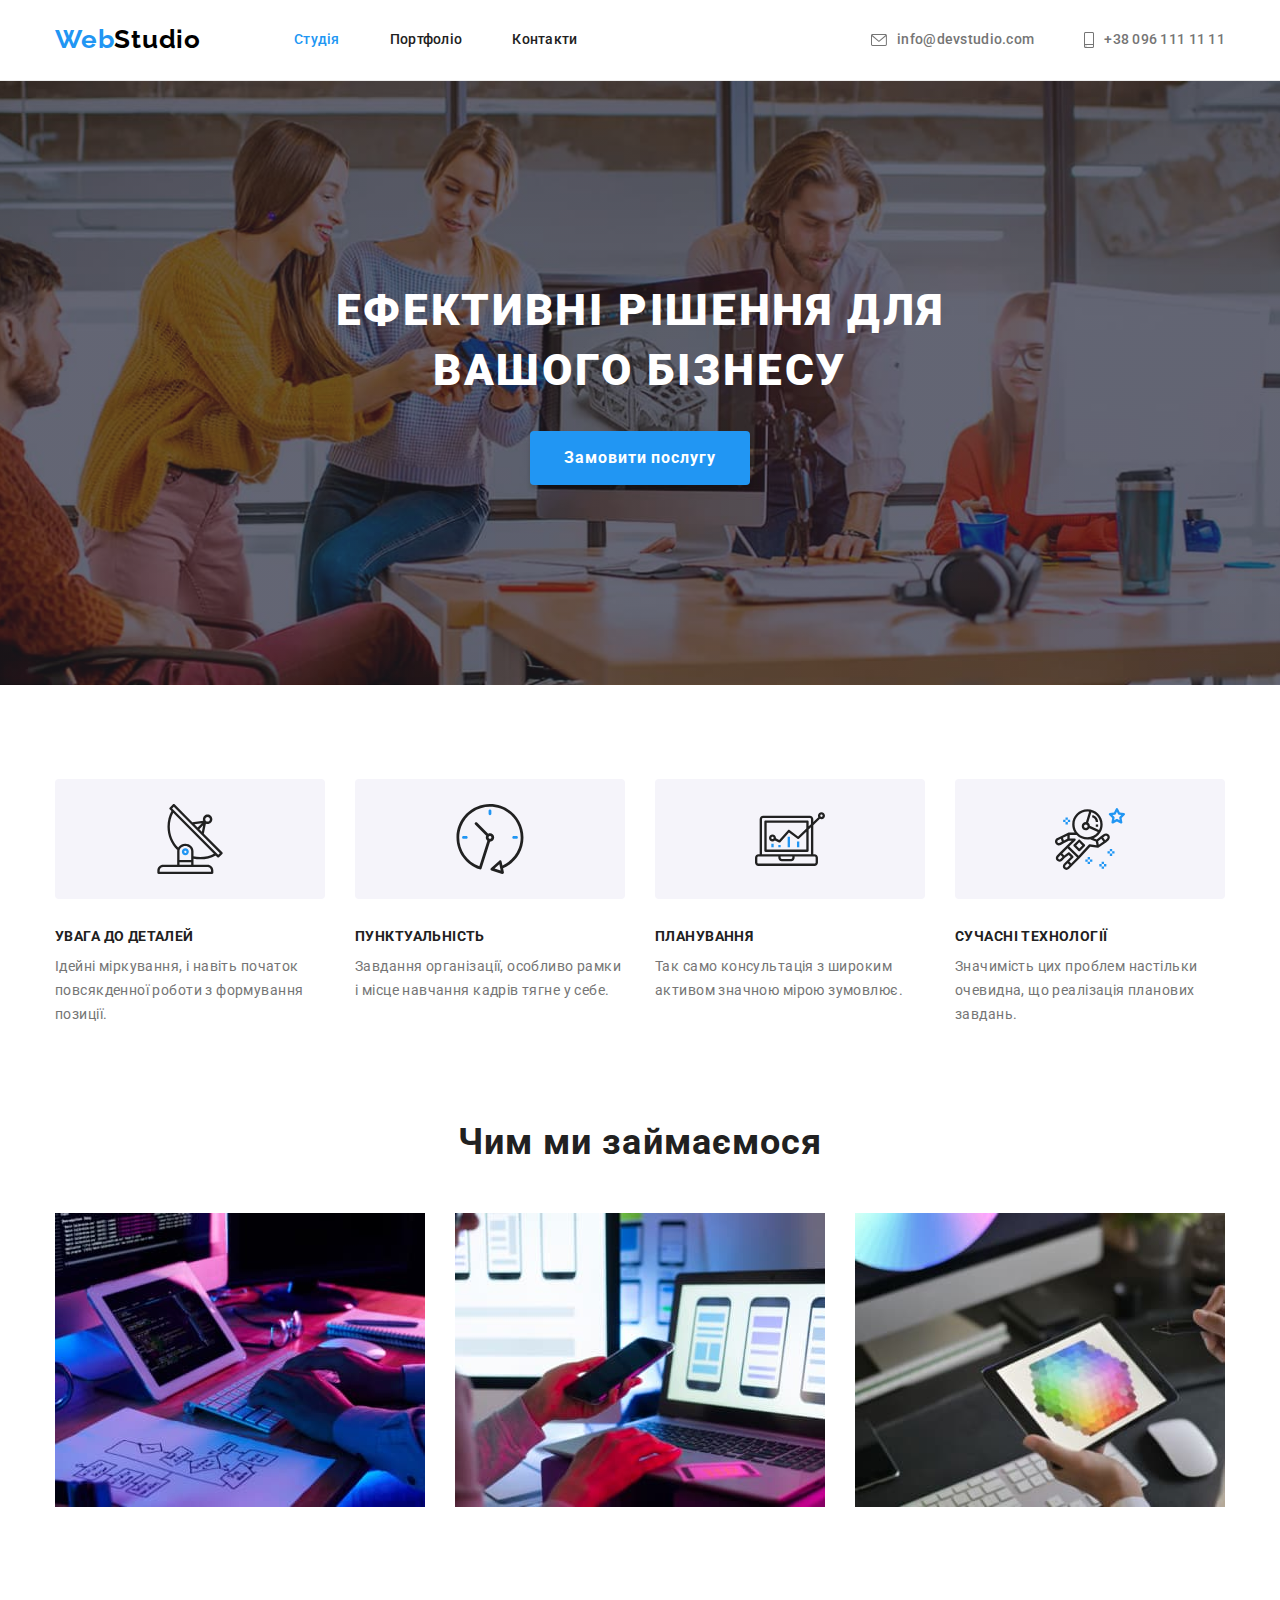
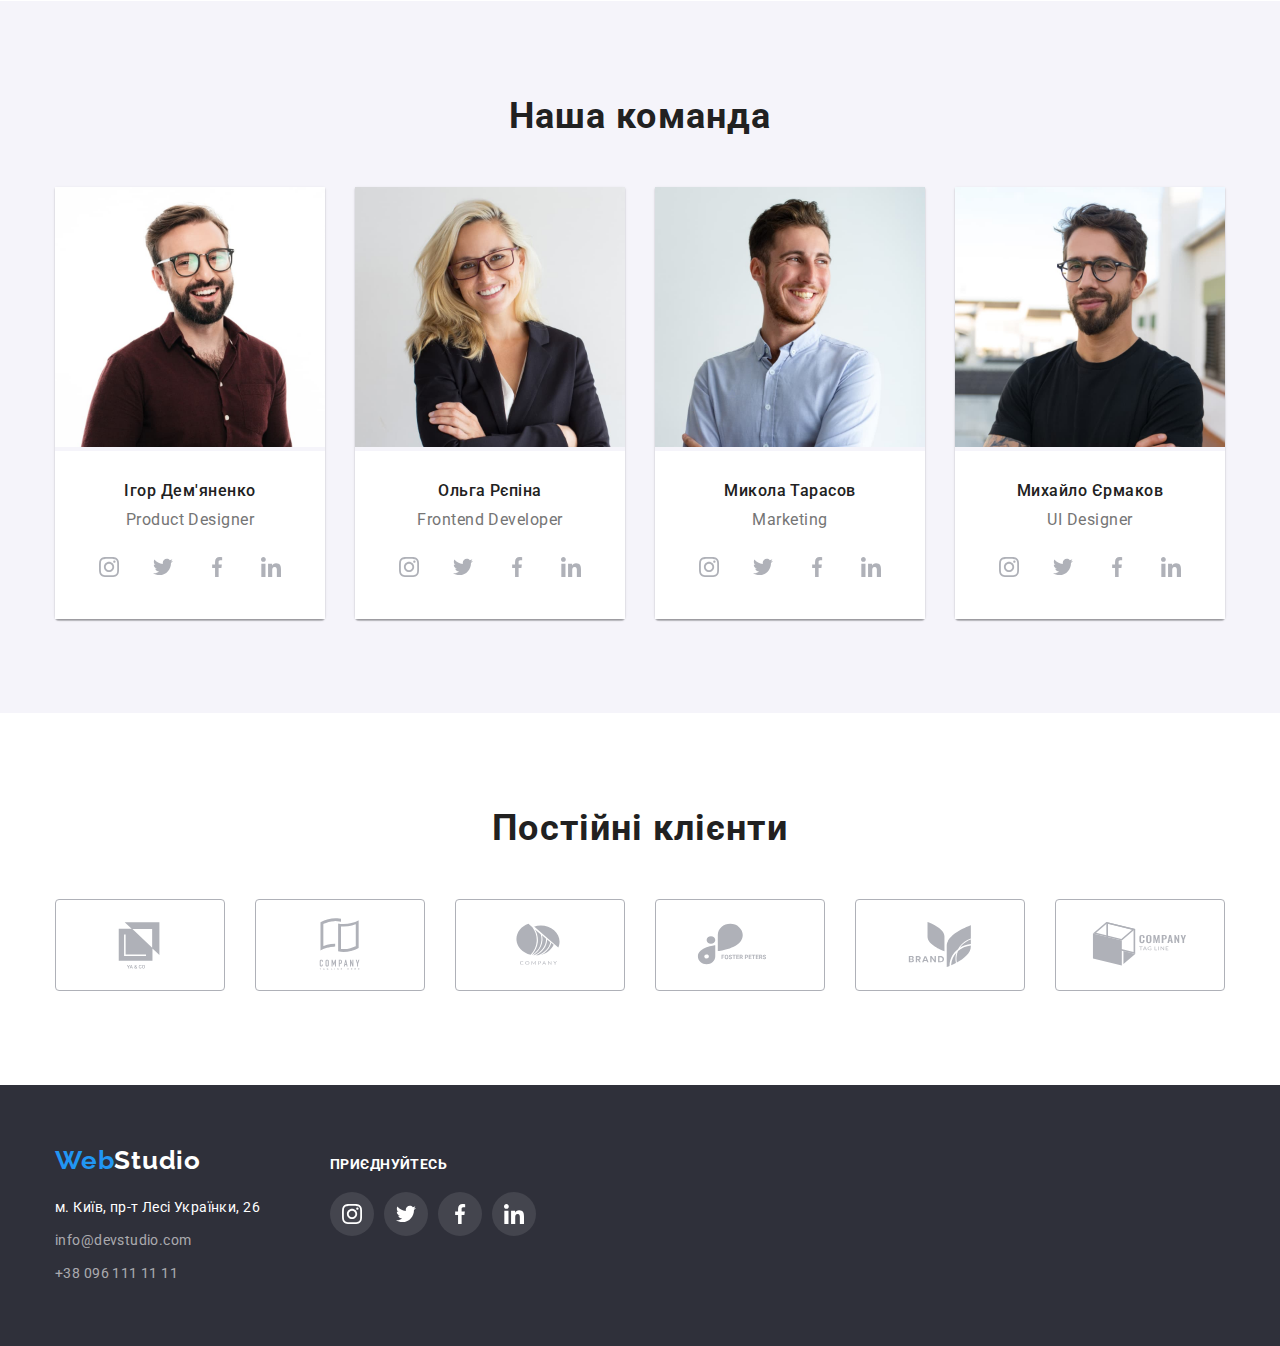
<file: index.html>
<!DOCTYPE html>
<html lang="uk">

<head>
    <meta charset="UTF-8">
    <meta http-equiv="X-UA-Compatible" content="IE=edge">
    <meta name="viewport" content="width=device-width, initial-scale=1.0">
    <title>WebStudio</title>
    <link rel="stylesheet"
        href="https://cdnjs.cloudflare.com/ajax/libs/modern-normalize/1.1.0/modern-normalize.min.css">
    <link
        href="https://fonts.googleapis.com/css2?family=Raleway:wght@700&family=Roboto:wght@400;500;700;900&display=swap"
        rel="stylesheet">
    <link rel="stylesheet" href="./css/styles.css">
</head>

<body>
    <header class="page-header">
        <div class="container main-nav">
            <nav class="main-nav">
                <a href="#" class="logo"><span class="logo-blue">Web</span>Studio</a>
                <ul class="navigate">
                    <li class="item"><a href="index.html" class="nav-link"><span class="logo-blue">Студія</span></a>
                    </li>
                    <li class="item"><a href="portfolio.html" class="nav-link">Портфоліо</a></li>
                    <li class="item"><a href="#" class="nav-link">Контакти</a></li>
                </ul>
            </nav>
            <ul class="cont-top">
                <li class="item"><a class="mail" href="mailto:info@devstudio.com">
                    <svg class="header-icons" width="16" height="12">
                        <use href="./images/symbol-defs.svg#icon-envelope-1"></use>
                    </svg> info@devstudio.com</a></li>
                <li class="item"><a class="telephone" href="tel:+380961111111">
                    <svg class="header-icons" width="10" height="16">
                        <use href="./images/symbol-defs.svg#icon-smartphone-1"></use>
                    </svg> +38 096 111 11 11</a></li>
            </ul>
        </div>
    </header>
    <main>

        <!--Hero section-->

        <section class="hero overlay">
            <h1 class="title">ефективні рішення для <br /> вашого бізнесу</h1>
            <button type="button" class="button main"> Замовити послугу </button>
        </section>

        <!--Section our prioritets-->

        <section class="prioritets">
            <div class="container">
                <ul class="flex-cont">
                    <li class="size">
                        <div class="main-icons">
                            <svg class="antenna-icons" width="70" height="70">
                                <use href="./images/symbol-defs.svg#icon-antenna"></use>
                            </svg>
                        </div>
                        <h3 class="title-main">Увага до деталей</h3>
                        <p class="text-site">Ідейні міркування, і навіть початок повсякденної роботи з формування
                            позиції.</p>
                    </li>
                    <li class="size">
                        <div class="main-icons">
                            <svg class="clock-icons" width="70" height="70">
                                <use href="./images/symbol-defs.svg#icon-clock"></use>
                            </svg>
                        </div>
                        <h3 class="title-main">Пунктуальність</h3>
                        <p class="text-site">Завдання організації, особливо рамки і місце навчання кадрів тягне у себе.
                        </p>
                    </li>
                    <li class="size">
                        <div class="main-icons">
                            <svg class="diagram-icons" width="70" height="70">
                                <use href="./images/symbol-defs.svg#icon-diagram"></use>
                            </svg>
                        </div>
                        <h3 class="title-main">Планування</h3>
                        <p class="text-site">Так само консультація з широким активом значною мірою зумовлює.</p>
                    </li>
                    <li class="size">
                        <div class="main-icons">
                            <svg class="astronaut-icons" width="70" height="70">
                                <use href="./images/symbol-defs.svg#icon-astronaut"></use>
                            </svg>
                        </div>
                        <h3 class="title-main">Сучасні технології</h3>
                        <p class="text-site">Значимість цих проблем настільки очевидна, що реалізація планових завдань.
                        </p>
                    </li>
                </ul>

            </div>
        </section>

        <!--What do we do-->

        <section class="we-do">
            <div class="container">
                <h2 class="title-name">Чим ми займаємося</h2>
                <ul class="flex-cont">
                    <li class="picture"><img class="img" src="images/tablet.jpg" alt="tablet" height="294" width="370"></li>
                    <li class="picture"><img class="img" src="images/laptop.jpg" alt="laptop" height="294" width="370"></li>
                    <li class="picture"><img class="img" src="images/pictureontablet.jpg" alt="picture on tablet" height="294" width="370"></li>
                </ul>
            </div>
        </section>

        <!--Our team-->

        <section class="section section-team">
            <div class="container">
                <h2 class="subject-section">Наша команда</h2>
                <ul class="list list-team">
                    <li class="item-team">
                        <img src="./images/Igor.jpg" alt="Ігор Дем'яненко" width="270" height="260" />
                        <div class="desc-team">
                            <h3 class="subtitle-team">Ігор Дем'яненко</h3>
                            <p class="text-team">Product Designer</p>
                            <ul class="list list-social">
                                <li class="item-social">
                                    <a class="link-social" href="https://www.instagram.com/" target="_blank"
                                        rel="noopener noreferrer" aria-label="instagram">
                                        <svg class="social-icon" width="20" height="20">
                                            <use href="./images/symbol-defs.svg#icon-instagram"></use>
                                        </svg>
                                    </a>
                                </li>
                                <li class="item-social">
                                    <a class="link-social" href="https://twitter.com/" target="_blank"
                                        rel="noopener noreferrer" aria-label="twitter">
                                        <svg class="social-icon" width="20" height="20">
                                            <use href="./images/symbol-defs.svg#icon-twitter"></use>
                                        </svg>
                                    </a>
                                </li>
                                <li class="item-social">
                                    <a class="link-social" href="https://www.facebook.com/" target="_blank"
                                        rel="noopener noreferrer" aria-label="facebook">
                                        <svg class="social-icon" width="20" height="20">
                                            <use href="./images/symbol-defs.svg#icon-facebook"></use>
                                        </svg>
                                    </a>
                                </li>
                                <li class="item-social">
                                    <a class="link-social" href="https://www.linkedin.com/" target="_blank"
                                        rel="noopener noreferrer" aria-label="linkedin">
                                        <svg class="social-icon" width="20" height="20">
                                            <use href="./images/symbol-defs.svg#icon-linkedin"></use>
                                        </svg>
                                    </a>
                                </li>
                            </ul>
                        </div>
                    </li>
                    <li class="item-team">
                        <img src="./images/Olga.jpg" alt="Ольга Рєпіна" width="270" height="260" />
                        <div class="desc-team">
                            <h3 class="subtitle-team">Ольга Рєпіна</h3>
                            <p class="text-team">Frontend Developer</p>
                            <ul class="list list-social">
                                <li class="item-social">
                                    <a class="link-social" href="https://www.instagram.com/" target="_blank" rel="noopener noreferrer"
                                        aria-label="instagram">
                                        <svg class="social-icon" width="20" height="20">
                                            <use href="./images/symbol-defs.svg#icon-instagram"></use>
                                        </svg>
                                    </a>
                                </li>
                                <li class="item-social">
                                    <a class="link-social" href="https://twitter.com/" target="_blank" rel="noopener noreferrer"
                                        aria-label="twitter">
                                        <svg class="social-icon" width="20" height="20">
                                            <use href="./images/symbol-defs.svg#icon-twitter"></use>
                                        </svg>
                                    </a>
                                </li>
                                <li class="item-social">
                                    <a class="link-social" href="https://www.facebook.com/" target="_blank" rel="noopener noreferrer"
                                        aria-label="facebook">
                                        <svg class="social-icon" width="20" height="20">
                                            <use href="./images/symbol-defs.svg#icon-facebook"></use>
                                        </svg>
                                    </a>
                                </li>
                                <li class="item-social">
                                    <a class="link-social" href="https://www.linkedin.com/" target="_blank" rel="noopener noreferrer"
                                        aria-label="linkedin">
                                        <svg class="social-icon" width="20" height="20">
                                            <use href="./images/symbol-defs.svg#icon-linkedin"></use>
                                        </svg>
                                    </a>
                                </li>
                            </ul>
                        </div>
                    </li>
                    <li class="item-team">
                        <img src="./images/Mykola.jpg" alt="Микола Тарасов" width="270" height="260" />
                        <div class="desc-team">
                            <h3 class="subtitle-team">Микола Тарасов</h3>
                            <p class="text-team">Marketing</p>
                            <ul class="list list-social">
                                <li class="item-social">
                                    <a class="link-social" href="https://www.instagram.com/" target="_blank" rel="noopener noreferrer"
                                        aria-label="instagram">
                                        <svg class="social-icon" width="20" height="20">
                                            <use href="./images/symbol-defs.svg#icon-instagram"></use>
                                        </svg>
                                    </a>
                                </li>
                                <li class="item-social">
                                    <a class="link-social" href="https://twitter.com/" target="_blank" rel="noopener noreferrer"
                                        aria-label="twitter">
                                        <svg class="social-icon" width="20" height="20">
                                            <use href="./images/symbol-defs.svg#icon-twitter"></use>
                                        </svg>
                                    </a>
                                </li>
                                <li class="item-social">
                                    <a class="link-social" href="https://www.facebook.com/" target="_blank" rel="noopener noreferrer"
                                        aria-label="facebook">
                                        <svg class="social-icon" width="20" height="20">
                                            <use href="./images/symbol-defs.svg#icon-facebook"></use>
                                        </svg>
                                    </a>
                                </li>
                                <li class="item-social">
                                    <a class="link-social" href="https://www.linkedin.com/" target="_blank" rel="noopener noreferrer"
                                        aria-label="linkedin">
                                        <svg class="social-icon" width="20" height="20">
                                            <use href="./images/symbol-defs.svg#icon-linkedin"></use>
                                        </svg>
                                    </a>
                                </li>
                            </ul>
                        </div>
                    </li>
                    <li class="item-team">
                        <img src="./images/Mykhailo.jpg" alt="Михайло Єрмаков" width="270" height="260" />
                        <div class="desc-team">
                            <h3 class="subtitle-team">Михайло Єрмаков</h3>
                            <p class="text-team">UI Designer</p>
                            <ul class="list list-social">
                                <li class="item-social">
                                    <a class="link-social" href="https://www.instagram.com/" target="_blank" rel="noopener noreferrer"
                                        aria-label="instagram">
                                        <svg class="social-icon" width="20" height="20">
                                            <use href="./images/symbol-defs.svg#icon-instagram"></use>
                                        </svg>
                                    </a>
                                </li>
                                <li class="item-social">
                                    <a class="link-social" href="https://twitter.com/" target="_blank" rel="noopener noreferrer"
                                        aria-label="twitter">
                                        <svg class="social-icon" width="20" height="20">
                                            <use href="./images/symbol-defs.svg#icon-twitter"></use>
                                        </svg>
                                    </a>
                                </li>
                                <li class="item-social">
                                    <a class="link-social" href="https://www.facebook.com/" target="_blank" rel="noopener noreferrer"
                                        aria-label="facebook">
                                        <svg class="social-icon" width="20" height="20">
                                            <use href="./images/symbol-defs.svg#icon-facebook"></use>
                                        </svg>
                                    </a>
                                </li>
                                <li class="item-social">
                                    <a class="link-social" href="https://www.linkedin.com/" target="_blank" rel="noopener noreferrer"
                                        aria-label="linkedin">
                                        <svg class="social-icon" width="20" height="20">
                                            <use href="./images/symbol-defs.svg#icon-linkedin"></use>
                                        </svg>
                                    </a>
                                </li>
                            </ul>
                        </div>
                    </li>
                </ul>
            </div>
        </section>

        <!-- our clients -->

        <section class="section">
            <div class="container">
                <h2 class="subject-section">Постійні клієнти</h2>
                <ul class="list list-client">
                    <li class="item-client">
                        <a class="link link-client" href="Logo">
                            <svg class="client-icon" width="106" height="60">
                                <use class="client-icon-min" href="./images/symbol-defs.svg#icon-Logo-1"></use>
                            </svg>
                        </a>
                    </li>
                    <li class="item-client">
                        <a class="link link-client" href="Logo1">
                            <svg class="client-icon" width="106" height="60">
                                <use class="client-icon-min" href="./images/symbol-defs.svg#icon-Logo-2"></use>
                            </svg>
                        </a>
                    </li>
                    <li class="item-client">
                        <a class="link link-client" href="Logo2">
                            <svg class="client-icon" width="106" height="60">
                                <use class="client-icon-min" href="./images/symbol-defs.svg#icon-Logo-3"></use>
                            </svg>
                        </a>
                    </li>
                    <li class="item-client">
                        <a class="link link-client" href="Logo3">
                            <svg class="client-icon" width="106" height="60">
                                <use class="client-icon-min" href="./images/symbol-defs.svg#icon-Logo-4"></use>
                            </svg>
                        </a>
                    </li>
                    <li class="item-client">
                        <a class="link link-client" href="Logo4">
                            <svg class="client-icon" width="106" height="60">
                                <use class="client-icon-min" href="./images/symbol-defs.svg#icon-Logo-5"></use>
                            </svg>
                        </a>
                    </li>
                    <li class="item-client">
                        <a class="link link-client" href="Logo5">
                            <svg class="client-icon" width="106" height="60">
                                <use class="client-icon-min" href="./images/symbol-defs.svg#icon-Logo-6"></use>
                            </svg>
                        </a>
                    </li>
                </ul>
            </div>
        </section>
    </main>

    <!-- footer -->

    <footer class="footer">
        <div class="container container-footer">
            <div class="footer-main">
                <a href="#" class="logo-down"><span class="logo-blue">Web</span>Studio</a>
                <address class="address">
                    <ul>
                        <li class="address-down"> <a href="https://goo.gl/maps/cJpdM1vkZqxWry588" target="_blank"
                                rel="noopener norefferer nofollow" class="place">м. Київ,
                                пр-т Лесі Українки, 26</a> </li>
                        <li class="address-down"><a href="mailto:info@devstudio.com" target="_blank" rel="noopener norefferer nofollow"
                                class="contacts">info@devstudio.com</a></li>
                        <li class="address-down"><a href="tel:+380961111111" class="contacts">+38 096 111 11 11</a></li>
                    </ul>
                </address>                
            </div>
            <div class="footer-social">
                <h3 class="subtitle-footer-social">Приєднуйтесь</h3>
                <ul class="list list-social">
                    <li class="item-social">
                        <a class="link link-social link-social-footer" href="https://www.instagram.com/" target="_blank"
                            rel="noopener noreferrer" aria-label="instagram">
                            <svg class="social-icon-footer" width="20" height="20">
                                <use href="./images/symbol-defs.svg#icon-instagram"></use>
                            </svg>
                        </a>
                    </li>
                    <li class="item-social">
                        <a class="link link-social link-social-footer" href="https://twitter.com/" target="_blank"
                            rel="noopener noreferrer" aria-label="twitter">
                            <svg class="social-icon-footer" width="20" height="20">
                                <use href="./images/symbol-defs.svg#icon-twitter"></use>
                            </svg>
                        </a>
                    </li>
                    <li class="item-social">
                        <a class="link link-social link-social-footer" href="https://www.facebook.com/" target="_blank"
                            rel="noopener noreferrer" aria-label="facebook">
                            <svg class="social-icon-footer" width="20" height="20">
                                <use href="./images/symbol-defs.svg#icon-facebook"></use>
                            </svg>
                        </a>
                    </li>
                    <li class="item-social">
                        <a class="link link-social link-social-footer" href="https://www.linkedin.com/" target="_blank"
                            rel="noopener noreferrer" aria-label="linkedin">
                            <svg class="social-icon-footer" width="20" height="20">
                                <use href="./images/symbol-defs.svg#icon-linkedin"></use>
                            </svg>
                        </a>
                    </li>
                </ul>
            </div>
        </div>
    </footer>
</body>
</file>
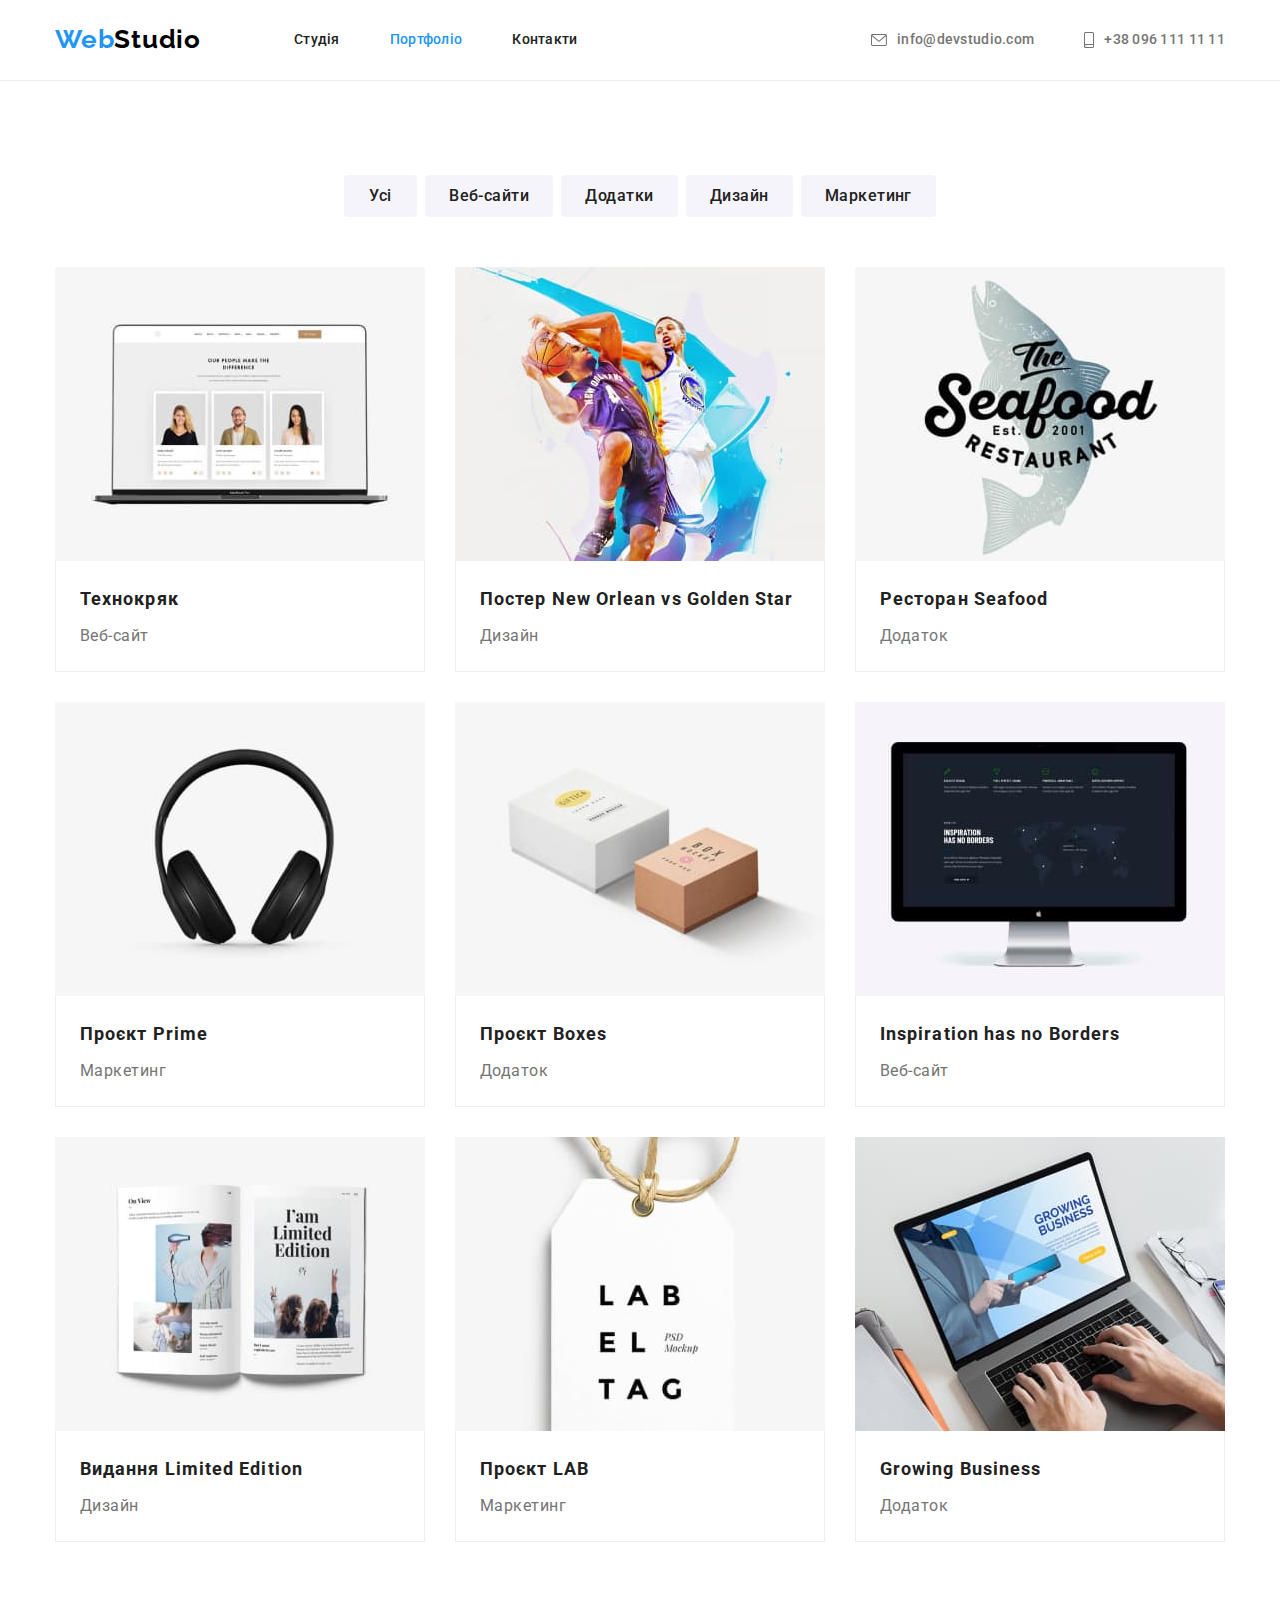
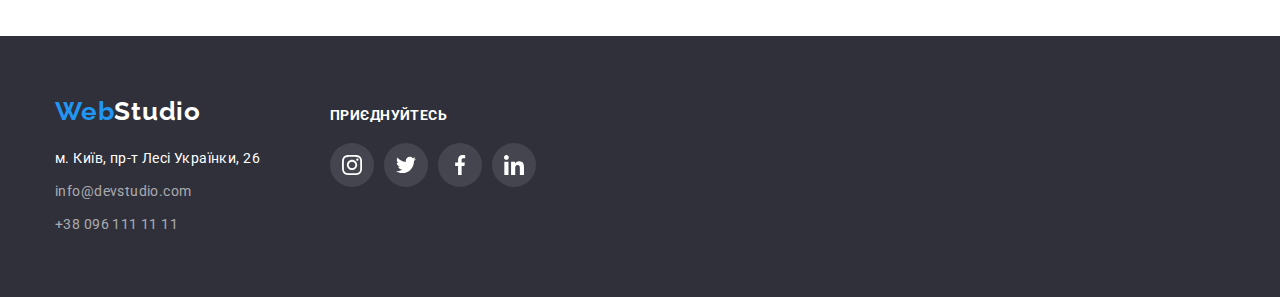
<file: portfolio.html>
<!DOCTYPE html>
<html lang="uk">

<head>
    <meta charset="UTF-8">
    <meta http-equiv="X-UA-Compatible" content="IE=edge">
    <meta name="viewport" content="width=device-width, initial-scale=1.0">
    <title>WebStudio</title>
    <link rel="stylesheet"
        href="https://cdnjs.cloudflare.com/ajax/libs/modern-normalize/1.1.0/modern-normalize.min.css">
    <link
        href="https://fonts.googleapis.com/css2?family=Raleway:wght@700&family=Roboto:wght@400;500;700;900&display=swap"
        rel="stylesheet">
    <link rel="stylesheet" href="./css/styles.css">
</head>

<body>

    <header class="page-header">
        <div class="container main-nav">
            <nav class="main-nav">
                <a href="#" class="logo"><span class="logo-blue">Web</span>Studio</a>
                <ul class="navigate">
                    <li class="item"><a href="index.html" class="nav-link">Студія</a></li>
                    <li class="item"><a href="portfolio.html" class="nav-link"><span
                                class="logo-blue">Портфоліо</span></a></li>
                    <li class="item"><a href="#" class="nav-link">Контакти</a></li>
                </ul>
            </nav>
            <ul class="cont-top">
                <li class="item"><a class="mail" href="mailto:info@devstudio.com">
                        <svg class="header-icons" width="16" height="12">
                            <use href="./images/symbol-defs.svg#icon-envelope-1"></use>
                        </svg> info@devstudio.com</a></li>
                <li class="item"><a class="telephone" href="tel:+380961111111">
                        <svg class="header-icons" width="10" height="16">
                            <use href="./images/symbol-defs.svg#icon-smartphone-1"></use>
                        </svg> +38 096 111 11 11</a></li>
            </ul>
        </div>
    </header>
    <main>

        <!--Hero section-->

        <section class="section">
            <div class="container">
                <h1 class="visually-hidden">Наші роботи</h1>
                <ul class="sec-btn">
                    <li class="btn"><button type="button" class="button secondary">Усі</button></li>
                    <li class="btn"><button type="button" class="button secondary">Веб-сайти</button></li>
                    <li class="btn"><button type="button" class="button secondary">Додатки</button></li>
                    <li class="btn"><button type="button" class="button secondary">Дизайн</button></li>
                    <li class="btn"><button type="button" class="button secondary">Маркетинг</button></li>
                </ul>                           
                    <ul class="flex-container">                        
                            <li class="flex-element">
                                <a href="#" class="link-portfolio">
                                    <div class="global-link">
                                    <img class="img" src="images/Team.jpg" alt="Team" width=370>
                                    <div class="border">
                                        <h2 class="title-photo">Технокряк</h2>
                                        <p class="text-photo">Веб-сайт</p>
                                    </div>
                                    </div>
                                </a>
                            </li>        
                            <li class="flex-element">
                                <a href="#" class="link-portfolio">
                                    <div class="global-link">
                                    <img class="img" src="images/nba.jpg" alt="nba" width=370>
                                    <div class="border">
                                        <h2 class="title-photo">Постер New Orlean vs Golden Star</h2>
                                        <p class="text-photo">Дизайн</p>
                                    </div>
                                    </div>
                                </a>
                            </li>                        
                            <li class="flex-element">
                                <a href="#" class="link-portfolio">
                                    <div class="global-link">
                                    <img class="img" src="images/seafood.jpg" alt="seafood" width=370>
                                    <div class="border">
                                        <h2 class="title-photo">Ресторан Seafood</h2>
                                        <p class="text-photo">Додаток</p>
                                    </div>
                                    </div>
                                </a>
                            </li>                        
                            <li class="flex-element">
                                <a href="#" class="link-portfolio">
                                    <div class="global-link">
                                    <img class="img" src="images/headphones.jpg" alt="headphones" width=370>
                                    <div class="border">
                                        <h2 class="title-photo">Проєкт Prime</h2>
                                        <p class="text-photo">Маркетинг</p>
                                    </div>
                                    </div>
                                </a>
                            </li>                        
                            <li class="flex-element">
                                <a href="#" class="link-portfolio">
                                    <div class="global-link">
                                    <img class="img" src="images/boxes.jpg" alt="boxes" width=370>
                                    <div class="border">
                                        <h2 class="title-photo">Проєкт Boxes</h2>
                                        <p class="text-photo">Додаток</p>
                                    </div>
                                    </div>
                                </a>
                            </li>                        
                            <li class="flex-element">
                                <a href="#" class="link-portfolio">
                                    <div class="global-link">
                                    <img class="img" src="images/monitor.jpg" alt="monitor" width=370>
                                    <div class="border">
                                        <h2 class="title-photo">Inspiration has no Borders</h2>
                                        <p class="text-photo">Веб-сайт</p>
                                    </div>
                                    </div>
                                </a>
                            </li>                        
                            <li class="flex-element">
                                <a href="#" class="link-portfolio">
                                    <div class="global-link">
                                    <img class="img" src="images/book.jpg" alt="book" width=370>
                                    <div class="border">
                                        <h2 class="title-photo">Видання Limited Edition</h2>
                                        <p class="text-photo">Дизайн</p>
                                    </div>
                                    </div>
                                </a>
                            </li>                        
                            <li class="flex-element">
                                <a href="#" class="link-portfolio">
                                    <div class="global-link">
                                    <img class="img" src="images/label.jpg" alt="label" width=370>
                                    <div class="border">
                                        <h2 class="title-photo">Проєкт LAB</h2>
                                        <p class="text-photo">Маркетинг</p>
                                    </div>
                                    </div>
                                </a>
                            </li>                        
                            <li class="flex-element">
                                <a href="#" class="link-portfolio">
                                    <div class="global-link">
                                    <img class="img" src="images/new-laptop.jpg" alt="new laptop" width=370>
                                    <div class="border">
                                        <h2 class="title-photo">Growing Business</h2>
                                        <p class="text-photo">Додаток</p>
                                    </div>
                                    </div>
                                </a>
                            </li>                        
                    </ul>                
            </div>
        </section>
    </main>

    <!-- footer -->

    <footer class="footer">
        <div class="container container-footer">
            <div class="footer-main">
                <a href="#" class="logo-down"><span class="logo-blue">Web</span>Studio</a>
                <address class="address">
                    <ul>
                        <li class="address-down"> <a href="https://goo.gl/maps/cJpdM1vkZqxWry588" target="_blank"
                                rel="noopener norefferer nofollow" class="place">м. Київ,
                                пр-т Лесі Українки, 26</a> </li>
                        <li class="address-down"><a href="mailto:info@devstudio.com" target="_blank"
                                rel="noopener norefferer nofollow" class="contacts">info@devstudio.com</a></li>
                        <li class="address-down"><a href="tel:+380961111111" class="contacts">+38 096 111 11 11</a></li>
                    </ul>
                </address>
            </div>
            <div class="footer-social">
                <h3 class="subtitle-footer-social">Приєднуйтесь</h3>
                <ul class="list list-social">
                    <li class="item-social">
                        <a class="link link-social link-social-footer" href="https://www.instagram.com/" target="_blank"
                            rel="noopener noreferrer" aria-label="instagram">
                            <svg class="social-icon-footer" width="20" height="20">
                                <use href="./images/symbol-defs.svg#icon-instagram"></use>
                            </svg>
                        </a>
                    </li>
                    <li class="item-social">
                        <a class="link link-social link-social-footer" href="https://twitter.com/" target="_blank"
                            rel="noopener noreferrer" aria-label="twitter">
                            <svg class="social-icon-footer" width="20" height="20">
                                <use href="./images/symbol-defs.svg#icon-twitter"></use>
                            </svg>
                        </a>
                    </li>
                    <li class="item-social">
                        <a class="link link-social link-social-footer" href="https://www.facebook.com/" target="_blank"
                            rel="noopener noreferrer" aria-label="facebook">
                            <svg class="social-icon-footer" width="20" height="20">
                                <use href="./images/symbol-defs.svg#icon-facebook"></use>
                            </svg>
                        </a>
                    </li>
                    <li class="item-social">
                        <a class="link link-social link-social-footer" href="https://www.linkedin.com/" target="_blank"
                            rel="noopener noreferrer" aria-label="linkedin">
                            <svg class="social-icon-footer" width="20" height="20">
                                <use href="./images/symbol-defs.svg#icon-linkedin"></use>
                            </svg>
                        </a>
                    </li>
                </ul>
            </div>
        </div>
    </footer>
</body>

</html>
</file>
<file: css/styles.css>
:root {
    --primary-text-color: #757575;
    --title-text-color: #212121;
    --accent-color: #2196F3;
    --background-color: #FFFFFF;
    --second-background-color: #F5F4FA;
    --contact-color: rgba(255, 255, 255, 0.6);
    --color-logo: #000000;
    --background-color-footer: #2F303A;
    --button-main-hover: #188CE8;
    --border-color: #ECECEC;
    --second-border-color: #EEEEEE;
    --overlay-background-color: #c4c4c4;
    --color-social: #AFB1B8;
}

body {
    display: block;
    max-width: 100%;
    font-family: 'Roboto', sans-serif;
    color: var(--primary-text-color);
    background-color: var(--background-color);
}

/* header */

h1,
h2,
h3,
h4,
h5,
h6,
p {
    margin-top: 0;
    margin-bottom: 0;
}

.page-header {
    display: flex;
    border-bottom: 1px solid var(--border-color);
}

.main-nav {
    display: flex;
    align-items: center;
}

.container {
    width: 1200px;
    padding-left: 15px;
    padding-right: 15px;
    margin: 0 auto;    
}

.logo {
    color: var(--color-logo);
    font-family: 'Raleway', sans-serif;
    font-weight: 700;
    font-size: 26px;
    line-height: 1.19;
    letter-spacing: 0.03em;
    text-decoration: none;
    padding-bottom: 25px;
    padding-top: 24px;
    display: flex;
}

.logo-down {
    color: var(--background-color);
    font-family: 'Raleway', sans-serif;
    font-weight: 700;
    font-size: 26px;
    line-height: 1.19;
    letter-spacing: 0.03em;
    text-decoration: none;
}

.logo-blue {
    color: var(--accent-color);
}

.navigate {
    display: flex;
    margin-left: 93px;
}

.cont-top {
    display: flex;
    margin-left: auto;
}

ul {
    list-style: none;
    padding: 0;
    margin: 0;
}

.item:not(:last-child) {
    margin-right: 50px;
}

.nav-link {
    display: block;
    color: var(--title-text-color);
    font-weight: 500;
    font-size: 14px;
    line-height: 1.14;
    letter-spacing: 0.02em;
    text-decoration: none;
    padding-top: 32px;
    padding-bottom: 32px;
}

.nav-link:hover,
.nav-link:focus,
.telephone:hover,
.telephone:focus,
.mail:hover,
.mail:focus,
.header-icons:hover,
.header-icons:focus {
    color: var(--accent-color);
}

.telephone,
.mail {
    display: flex;
    color: var(--primary-text-color);
    font-weight: 500;
    font-size: 14px;
    line-height: 1.14;
    letter-spacing: 0.02em;
    text-decoration: none;
    padding-top: 32px;
    padding-bottom: 32px;
    align-items: center;
}

.header-icons {
    margin-right: 10px;
    fill: currentColor;
}


/* main */



.hero {
    text-align: center;
    padding-top: 200px;
    padding-bottom: 200px;
}

.overlay {
    max-width: 1600px;
    margin-left: auto;
    margin-right: auto;    
    background-image: linear-gradient(rgba(47, 48, 58, 0.4), rgba(47, 48, 58, 0.4)), url(../images/Teamoverlay.jpg);
    background-position: center;
    background-repeat: no-repeat;
    background-size: cover;
    background-color: var(--overlay-background-color)
}

.title {
    color: var(--background-color);
    font-weight: 900;
    font-size: 44px;
    line-height: 1.36;
    letter-spacing: 0.06em;
    text-transform: uppercase;
    margin-bottom: 30px;
    }

.section {
    padding-top: 94px;
    padding-bottom: 94px;
}

.img {
    display: block;
    max-width: 100%;
    height: auto;
}

.prioritets {
    padding-top: 94px;
}
.main-icons {
    display: flex;
    justify-content: center;
    align-items: center;
    width: 270px;
    height: 120px;
    border-radius: 4px;
    background-color: var(--second-background-color);
    margin-bottom: 30px;
}

.title-main {
    color: var(--title-text-color);
    font-weight: 700;
    font-size: 14px;
    line-height: 1.14;
    letter-spacing: 0.03em;
    text-transform: uppercase;
    margin-bottom: 10px;
}

.text-site {
    font-size: 14px;
    line-height: 1.71;
    letter-spacing: 0.03em;
    margin-top: 10px;
    }

.text-position {
    font-size: 16px;
    line-height: 1.71;
    letter-spacing: 0.03em;
    /* margin-top: 10px; */
    text-align: center;
    }
.title-name {
    color: var(--title-text-color);
    font-weight: 700;
    font-size: 36px;
    line-height: 1.17;
    letter-spacing: 0.03em;
    margin-bottom: 50px;
    text-align: center;
}
.we-do {
    padding-top: 94px;
    padding-bottom: 94px;
    display: block;
}

.picture {
    margin-right: 30px;

}

.picture:nth-child(3n) {
    margin-right: 0;
}

/* our team */

.section-team {
    background-color: var(--second-background-color);
}

.subject-section {
    margin-bottom: 50px;
    font-weight: 700;
    font-size: 36px;
    line-height: calc(42 / 36);
    text-align: center;
    letter-spacing: 0.03em;
    color: var(--title-text-color);
}

.list-team {
    padding-left: 0px;
    margin: 0;
    display: flex;
    gap: 30px;
}

.item-team {
    box-shadow: 0px 1px 3px rgba(0, 0, 0, 0.12),
        0px 1px 1px rgba(0, 0, 0, 0.14),
        0px 2px 1px rgba(0, 0, 0, 0.2);
    border-radius: 0px 0px 4px 4px;
}

.desc-team {
    padding: 30px 0;
    background-color: var(--background-color);
}

.subtitle-team {
    font-weight: 500;
    font-size: 16px;
    line-height: calc(19 / 16);
    text-align: center;
    letter-spacing: 0.03em;
    margin-bottom: 10px;
    color: var(--title-text-color);
}

.text-team {
    margin-bottom: 16px;
    font-size: 16px;
    line-height: calc(19 / 16);
    text-align: center;
    letter-spacing: 0.03em;
}

.list-social {
    display: flex;
    justify-content: center;
    gap: 10px;
}

.link-social {
    display: flex;
    align-items: center;
    justify-content: center;
    padding: 0;
    width: 44px;
    height: 44px;
    color: var(--color-social);
    background-color: var(--background-color);
    border-radius: 50%;
}

.link-social:hover,
.link-social:focus {
    color: var(--background-color);
    background-color: var(--accent-color);    
}

.social-icon {
    fill: currentColor;
}


/* button */    

.button {
    text-align: center;    
    border-radius: 4px;
    color: var(--title-text-color);
    background-color: var(--second-background-color);
    border-color: transparent;
}

.button.main {
    padding: 10px 32px;   
    box-shadow: 0px 4px 4px rgba(0, 0, 0, 0.15);
    color: var(--background-color);
    background-color: var(--accent-color);
    font-family: 'Roboto', sans-serif;
    font-weight: 700;
    font-size: 16px;
    line-height: 1.88;
    letter-spacing: 0.06em;
   }

.button.secondary {
    color: var(--title-text-color);
    font-family: 'Roboto', sans-serif;
    font-weight: 500;
    font-size: 16px;
    line-height: 1.62;
    letter-spacing: 0.03em;
    padding: 6px 22px;
    min-width: 73px;
}

.button.main:hover,
.button.main:focus {
    cursor: pointer;
    background-color: var(--button-main-hover);
}

.button.secondary:hover,
.button.secondary:focus {
    cursor: pointer;
    color: var(--background-color);
    background-color: var(--accent-color);
    box-shadow: 0px 3px 1px rgba(0, 0, 0, 0.1),
        0px 1px 2px rgba(0, 0, 0, 0.08),
        0px 2px 2px rgba(0, 0, 0, 0.12);
}

/* footer */

.footer {
    padding-top: 60px;
    padding-bottom: 60px;
    background-color: var(--background-color-footer);
}

.place {
    color: var(--background-color);
    font-style: normal;
    font-size: 14px;
    line-height: 1.71;
    letter-spacing: 0.03em;
    text-decoration: none;
    margin-top: 20px;
}

.contacts {
    color: var(--contact-color);
    font-style: normal;
    text-decoration: none;
    font-size: 14px;
    line-height: 1.71;
    letter-spacing: 0.03em;    
}

.address {
    margin-top: 20px;    
}

.address-down {
    margin-bottom: 9px;
}

.address-down:last-child {
    margin-bottom: 0px;
}

.contacts:hover,
.contacts:focus,
.place:hover,
.place:focus {
    cursor: pointer;
    color: var(--accent-color);
}

/* footer-social */

.container-footer {
    display: flex;
    align-items: baseline;
}

.footer-social {
    margin-left: 70px;
}

.subtitle-footer-social {
    margin-bottom: 20px;
    font-weight: 700;
    font-size: 14px;
    line-height: calc(16 / 14);
    letter-spacing: 0.03em;
    text-transform: uppercase;
    color: var(--background-color);
}

.link-social-footer {
    fill: var(--background-color);
    background-color: #FFFFFF1A;
}

/* portfolio */

.visually-hidden {
    position: absolute;
    width: 1px;
    height: 1px;
    margin: -1px;
    padding: 0;
    overflow: hidden;
    border: 0;
    clip: rect(0 0 0 0);
}

.link {
    text-decoration: none;
    color: var(--title-text-color);
}

.border {
    padding: 20px 24px;
    border-left: 1px solid var(--second-border-color);
    border-right: 1px solid var(--second-border-color);
    border-bottom: 1px solid var(--second-border-color);
}
.title-photo {
    color: var(--title-text-color);
    font-weight: 700;
    font-size: 18px;
    line-height: 2;
    letter-spacing: 0.06em;
    margin-bottom: 4px;
}

.text-photo {
    color: var(--primary-text-color);
    font-size: 16px;
    line-height: 1.88;
    letter-spacing: 0.03em;
    
}

.flex-container {
    display: flex;
    flex-wrap: wrap;
    margin-top: 50px;
}

.flex-element {
    width: 370px;
    margin-right: 30px;
    margin-bottom: 30px;
}

.flex-element:nth-child(3n) {
    margin-right: 0;
}

.flex-element:nth-last-child(-n+3) {
    margin-bottom: 0;
}

.link-portfolio {
    text-decoration: none;
    color: var(--title-text-color);
}

.link-portfolio:hover .global-link,
.link-portfolio:focus .global-link {
    box-shadow: 0px 1px 1px rgba(0, 0, 0, 0.12), 0px 4px 4px rgba(0, 0, 0, 0.06), 1px 4px 6px rgba(0, 0, 0, 0.16);
}

.sec-btn {
    display: flex;
    align-items: center;
    justify-content: center;
}

.btn:not(:last-child) {
    margin-right: 8px;
}

.flex-cont {    
    display: flex;
}

/* our prioritets */

.size {
    margin-right: 30px;
}

.size:nth-child(4n) {
    margin-right: 0;
}

.antenna::before {
    background-image: url(../images/antenna.png);
}

.vector::before {
    background-image: url(../images/Vector.png);
}

.diagram::before {
    background-image: url(../images/diagram.png);
}

.astronaut::before {
    background-image: url(../images/astronaut.png);
} */

.list {
    list-style: none;
    display: block;
}

/* clients */

.list-client {
    display: flex;
    gap: 30px;    
}

.item-client {
    width: 170px;
    height: 92px;
}

.link-client {
    display: flex;
    justify-content: center;
    align-items: center;
    width: 100%;
    height: 100%;
    border: 1px solid var(--color-social);
    border-radius: 4px;
    fill: var(--color-social);
}

.link-client:hover,
.link-client:focus {
    border-color: var(--accent-color);
    fill: var(--accent-color);
}
</file>
